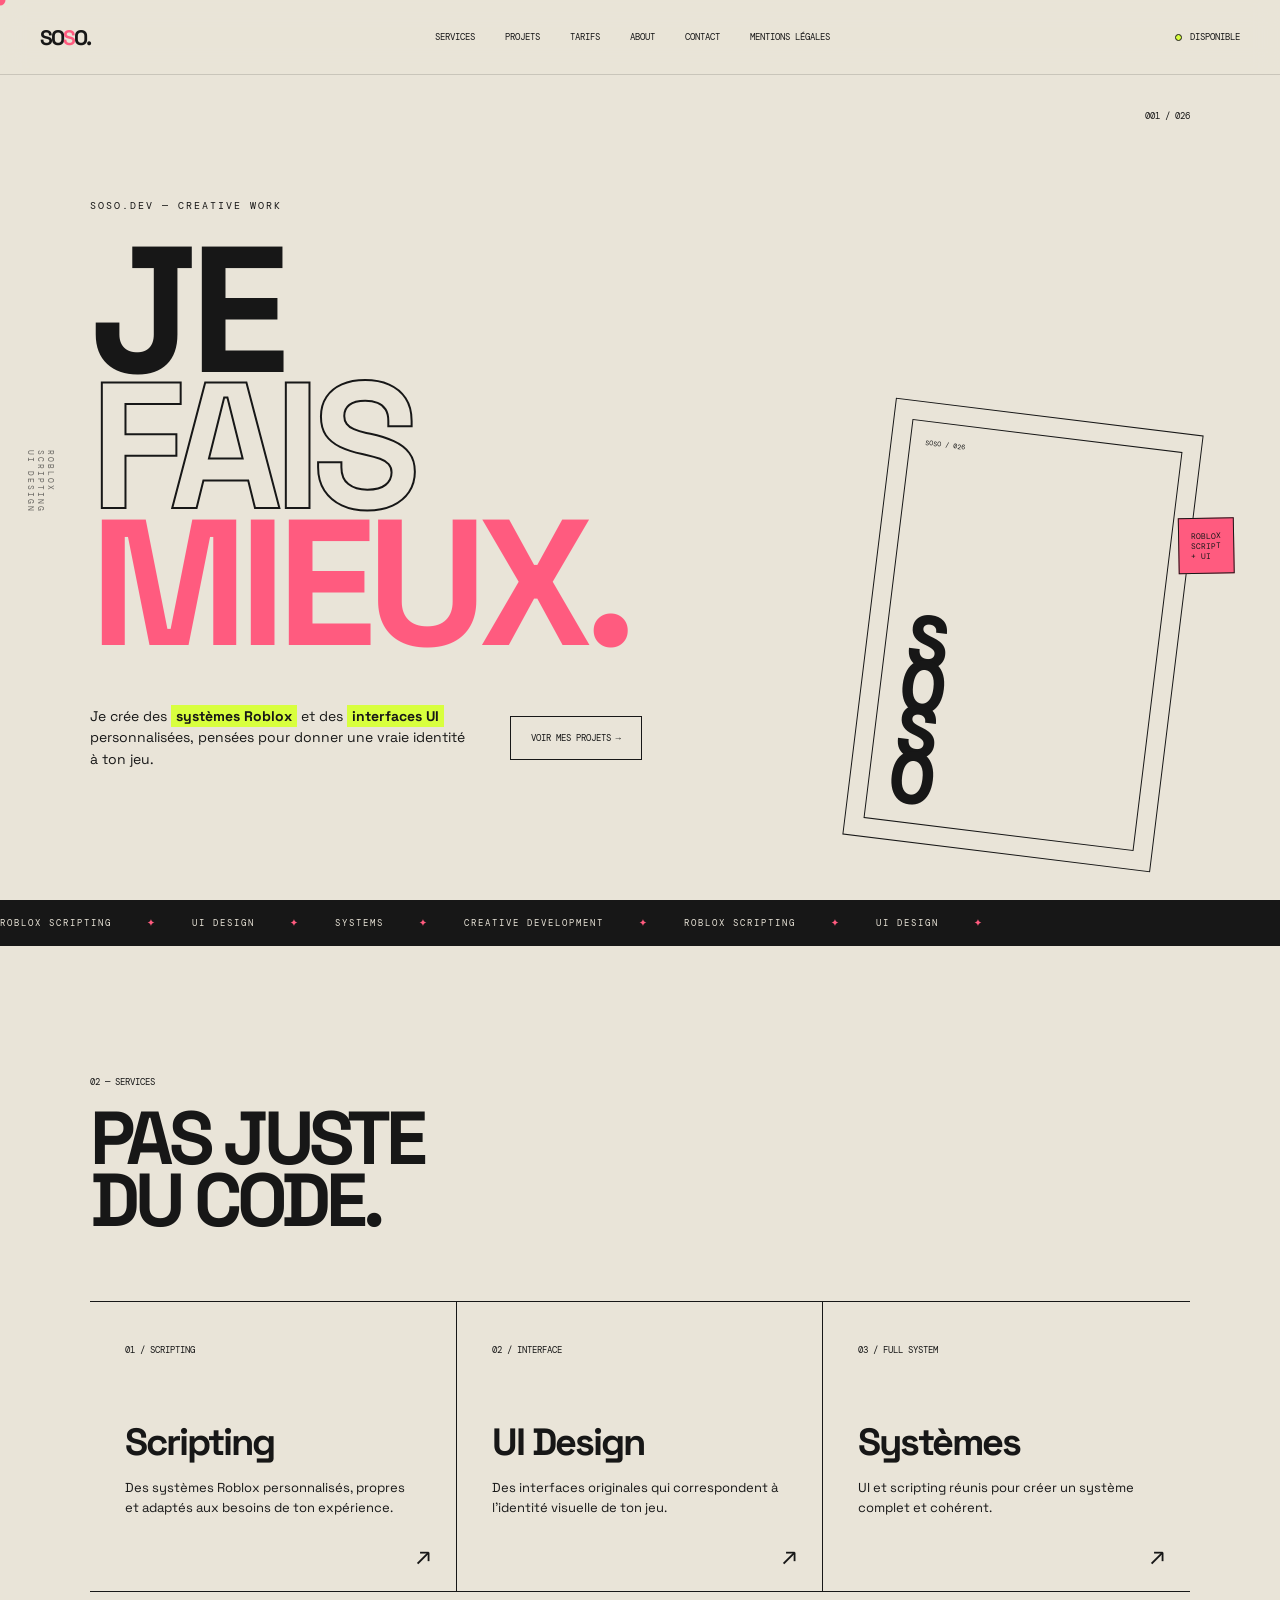
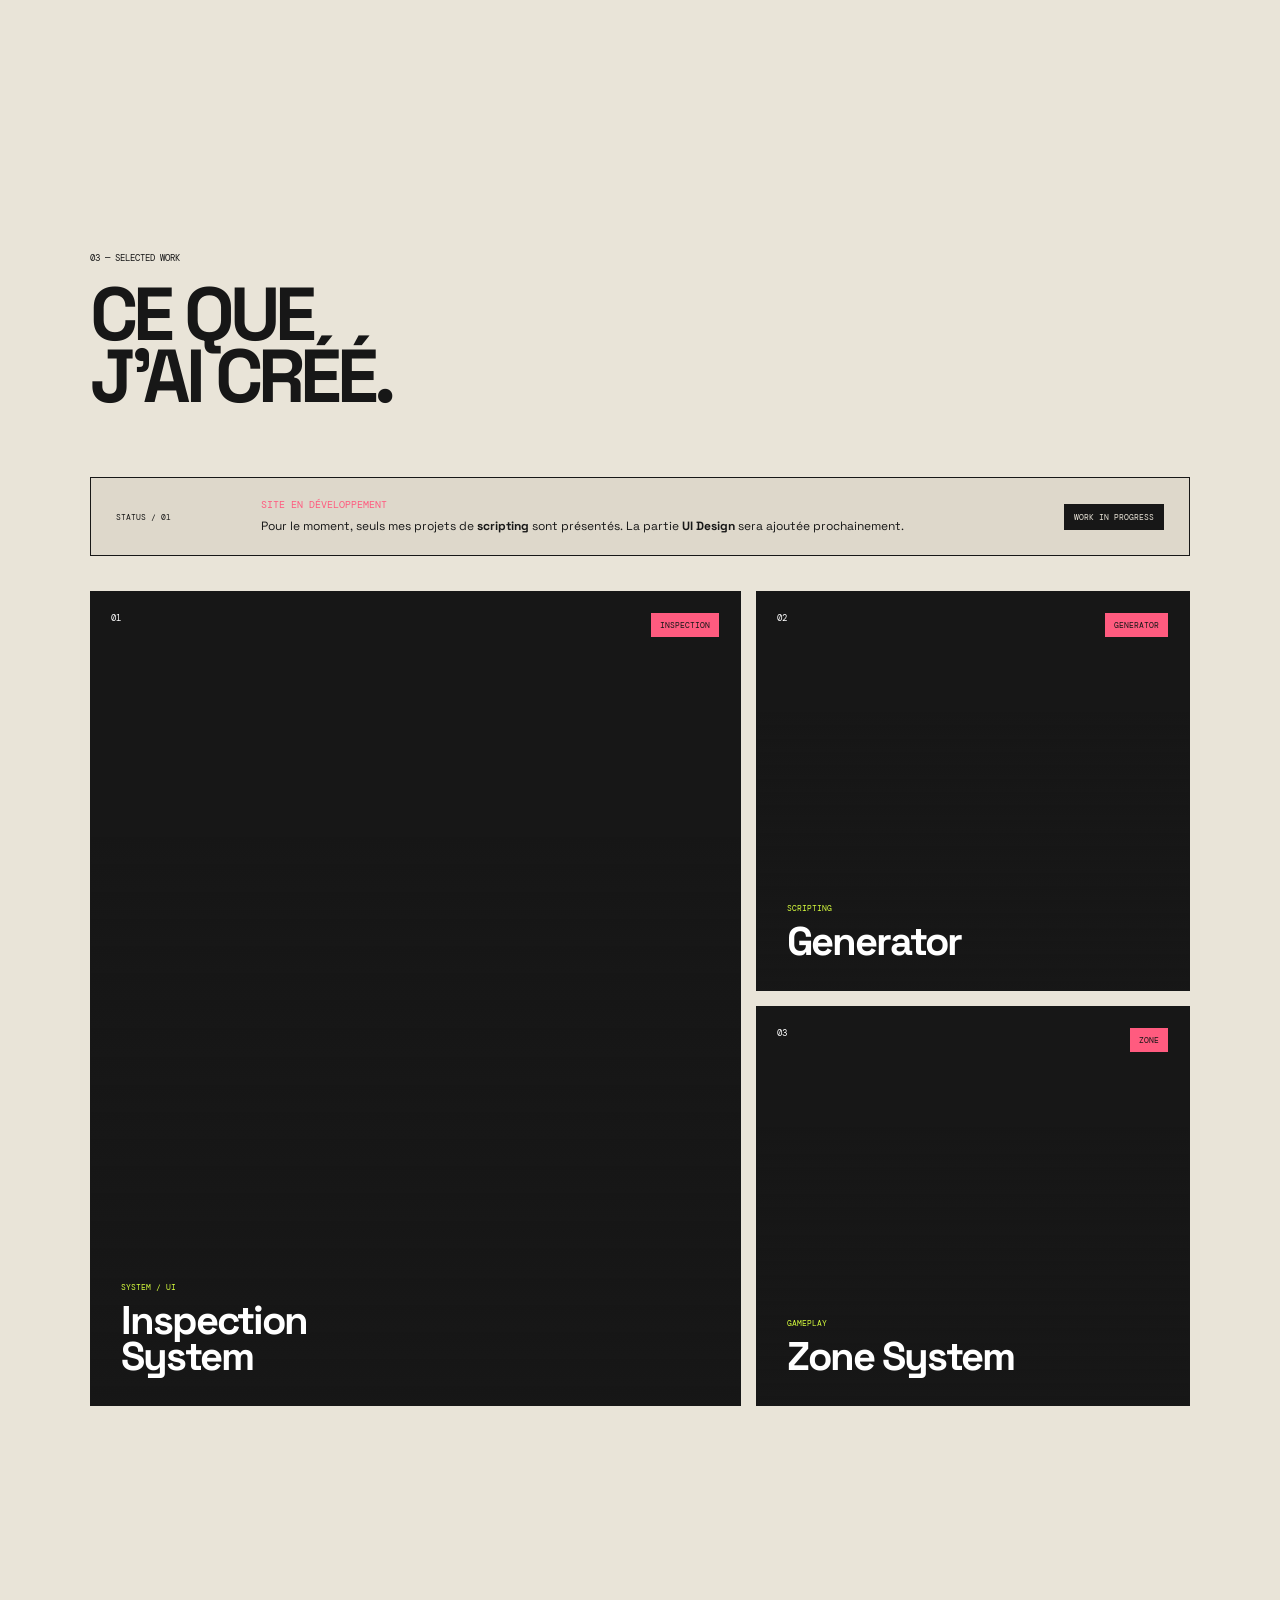
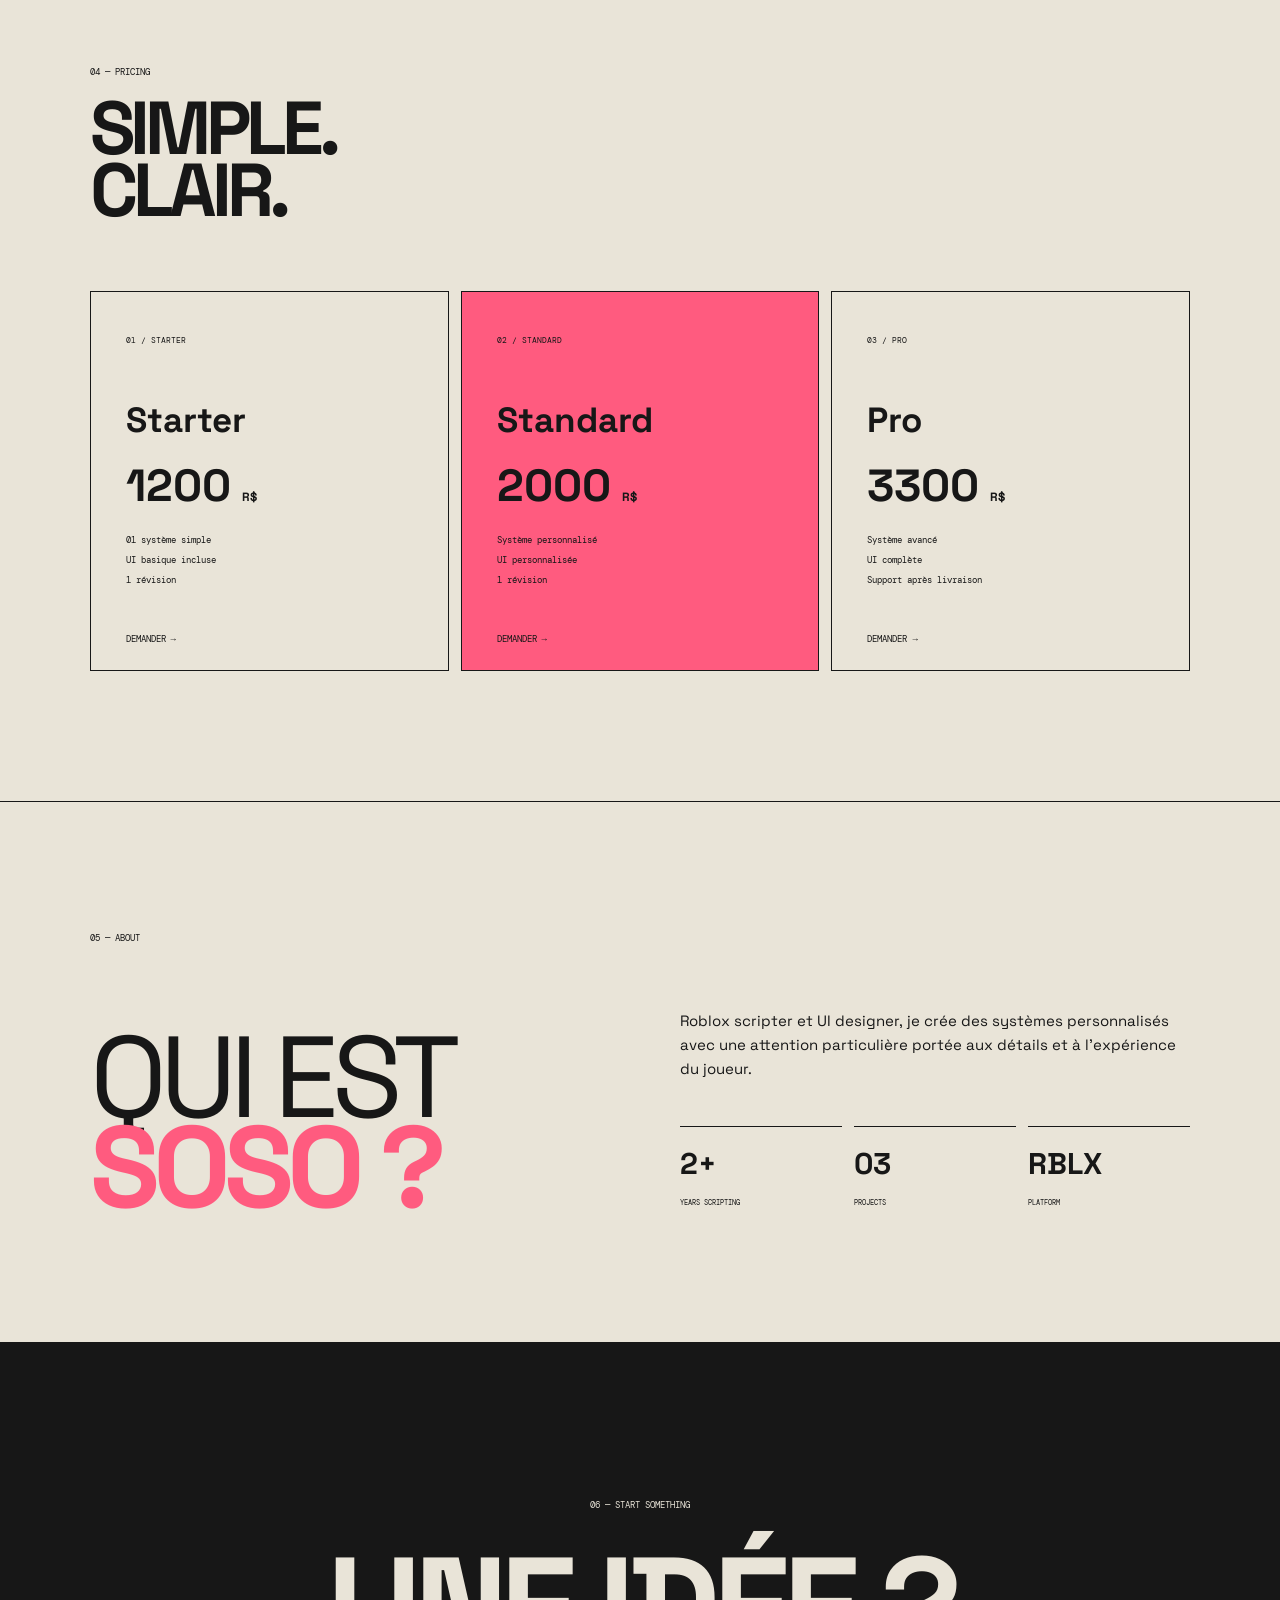
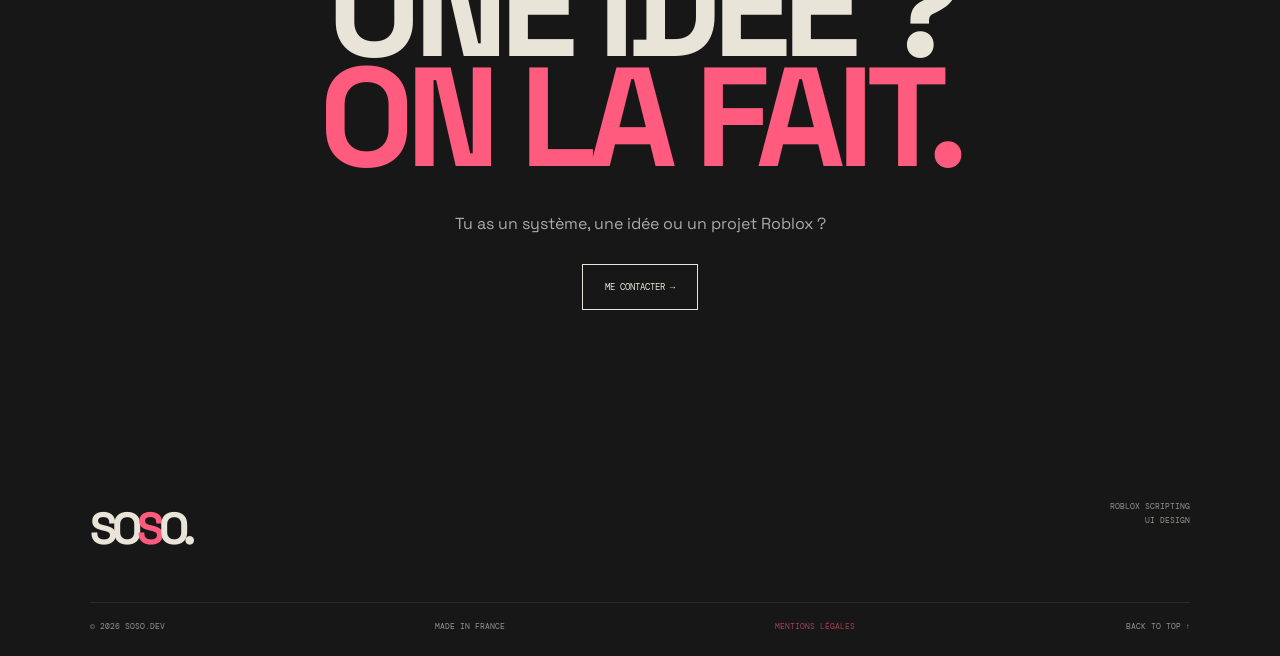
<file: index.html>
<!DOCTYPE html>
<html lang="fr">

<head>
    <meta charset="UTF-8">
    <meta name="viewport" content="width=device-width, initial-scale=1.0">

    <title>SOSO.DEV — Roblox Scripter & UI Designer</title>

    <link rel="stylesheet" href="./css/style.css">
</head>

<body>

    <div class="cursor"></div>
    <div class="cursor-label">VIEW</div>

    <header class="navbar">

        <a href="#" class="logo">
            SO<span>S</span>O.
        </a>

        <nav>
            <a href="#services">Services</a>
            <a href="#projects">Projets</a>
            <a href="#prices">Tarifs</a>
            <a href="#about">About</a>
            <a href="#contact">Contact</a>
            <a href="legal.html">Mentions légales</a>
        </nav>

        <div class="availability">
            <span></span>
            Disponible
        </div>

    </header>


    <main>

        <section class="hero reveal">

            <div class="hero-index">
                001 / 026
            </div>

            <div class="hero-side">
                ROBLOX<br>
                SCRIPTING<br>
                UI DESIGN
            </div>

            <div class="hero-content">

                <p class="eyebrow">
                    SOSO.DEV — CREATIVE WORK
                </p>

                <h1>
                    JE<br>
                    <span>FAIS</span><br>
                    <strong>MIEUX.</strong>
                </h1>

                <div class="hero-bottom">

                    <p>
                        Je crée des <b>systèmes Roblox</b> et des
                        <b>interfaces UI</b> personnalisées,
                        pensées pour donner une vraie identité
                        à ton jeu.
                    </p>

                    <a href="#projects" class="button">
                        VOIR MES PROJETS →
                    </a>

                </div>

            </div>

            <div class="hero-art">

                <div class="art-card">

                    <small>SOSO / 026</small>

                    <div>
                        S<br>
                        O<br>
                        S<br>
                        O
                    </div>

                </div>

                <div class="art-sticker">
                    ROBLOX<br>
                    SCRIPT<br>
                    + UI
                </div>

            </div>

        </section>


        <div class="marquee">

            <div class="marquee-track">

                <span>ROBLOX SCRIPTING</span>
                <b>✦</b>

                <span>UI DESIGN</span>
                <b>✦</b>

                <span>SYSTEMS</span>
                <b>✦</b>

                <span>CREATIVE DEVELOPMENT</span>
                <b>✦</b>

                <span>ROBLOX SCRIPTING</span>
                <b>✦</b>

                <span>UI DESIGN</span>
                <b>✦</b>

            </div>

        </div>


        <section class="section reveal" id="services">

            <div class="heading">

                <span>02 — SERVICES</span>

                <h2>
                    PAS JUSTE<br>
                    DU CODE.
                </h2>

            </div>


            <div class="services">

                <article class="service">

                    <small>01 / SCRIPTING</small>

                    <h3>Scripting</h3>

                    <p>
                        Des systèmes Roblox personnalisés,
                        propres et adaptés aux besoins
                        de ton expérience.
                    </p>

                    <i>↗</i>

                </article>


                <article class="service">

                    <small>02 / INTERFACE</small>

                    <h3>UI Design</h3>

                    <p>
                        Des interfaces originales qui
                        correspondent à l'identité visuelle
                        de ton jeu.
                    </p>

                    <i>↗</i>

                </article>


                <article class="service">

                    <small>03 / FULL SYSTEM</small>

                    <h3>Systèmes</h3>

                    <p>
                        UI et scripting réunis pour créer
                        un système complet et cohérent.
                    </p>

                    <i>↗</i>

                </article>

            </div>

        </section>


        <section class="section reveal" id="projects">

            <div class="heading">

                <span>03 — SELECTED WORK</span>

                <h2>
                    CE QUE<br>
                    J'AI CRÉÉ.
                </h2>

            </div>


            <div class="notice">

                <div class="notice-number">
                    STATUS / 01
                </div>

                <div>

                    <strong>SITE EN DÉVELOPPEMENT</strong>

                    <p>
                        Pour le moment, seuls mes projets de
                        <b>scripting</b> sont présentés.
                        La partie <b>UI Design</b> sera ajoutée prochainement.
                    </p>

                </div>

                <span class="notice-status">
                    WORK IN PROGRESS
                </span>

            </div>


            <div class="projects">

                <article class="project large">

                    <iframe
                        src="https://www.youtube.com/embed/fy6Cb7Sh9Ns?autoplay=1&mute=1&loop=1&playlist=fy6Cb7Sh9Ns&controls=0&rel=0"
                        title="Inspection System"
                        allow="autoplay; encrypted-media">
                    </iframe>

                    <div class="project-overlay"></div>

                    <div class="project-number">
                        01
                    </div>

                    <div class="project-info">

                        <small>SYSTEM / UI</small>

                        <h3>
                            Inspection<br>
                            System
                        </h3>

                    </div>

                    <div class="project-label">
                        INSPECTION
                    </div>

                </article>


                <article class="project">

                    <iframe
                        src="https://www.youtube.com/embed/eq5z1c823Oo?autoplay=1&mute=1&loop=1&playlist=eq5z1c823Oo&controls=0&rel=0"
                        title="Generator System"
                        allow="autoplay; encrypted-media">
                    </iframe>

                    <div class="project-overlay"></div>

                    <div class="project-number">
                        02
                    </div>

                    <div class="project-info">

                        <small>SCRIPTING</small>

                        <h3>
                            Generator
                        </h3>

                    </div>

                    <div class="project-label">
                        GENERATOR
                    </div>

                </article>


                <article class="project">

                    <iframe
                        src="https://www.youtube.com/embed/7OE9pQtIsA8?autoplay=1&mute=1&loop=1&playlist=7OE9pQtIsA8&controls=0&rel=0"
                        title="Zone System"
                        allow="autoplay; encrypted-media">
                    </iframe>

                    <div class="project-overlay"></div>

                    <div class="project-number">
                        03
                    </div>

                    <div class="project-info">

                        <small>GAMEPLAY</small>

                        <h3>
                            Zone System
                        </h3>

                    </div>

                    <div class="project-label">
                        ZONE
                    </div>

                </article>

            </div>

        </section>


        <section class="section reveal" id="prices">

            <div class="heading">

                <span>04 — PRICING</span>

                <h2>
                    SIMPLE.<br>
                    CLAIR.
                </h2>

            </div>


            <div class="prices">

                <article class="price">

                    <small>01 / STARTER</small>

                    <h3>Starter</h3>

                    <strong>
                        1200 <em>R$</em>
                    </strong>

                    <ul>
                        <li>01 système simple</li>
                        <li>UI basique incluse</li>
                        <li>1 révision</li>
                    </ul>

                    <a href="#contact">
                        DEMANDER →
                    </a>

                </article>


                <article class="price featured">

                    <small>02 / STANDARD</small>

                    <h3>Standard</h3>

                    <strong>
                        2000 <em>R$</em>
                    </strong>

                    <ul>
                        <li>Système personnalisé</li>
                        <li>UI personnalisée</li>
                        <li>1 révision</li>
                    </ul>

                    <a href="#contact">
                        DEMANDER →
                    </a>

                </article>


                <article class="price">

                    <small>03 / PRO</small>

                    <h3>Pro</h3>

                    <strong>
                        3300 <em>R$</em>
                    </strong>

                    <ul>
                        <li>Système avancé</li>
                        <li>UI complète</li>
                        <li>Support après livraison</li>
                    </ul>

                    <a href="#contact">
                        DEMANDER →
                    </a>

                </article>

            </div>

        </section>


        <section class="about reveal" id="about">

            <div class="about-label">
                05 — ABOUT
            </div>

            <div class="about-grid">

                <div class="about-title">

                    <span>
                        QUI EST
                    </span>

                    <strong>
                        SOSO ?
                    </strong>

                </div>


                <div class="about-content">

                    <p>
                        Roblox scripter et UI designer,
                        je crée des systèmes personnalisés
                        avec une attention particulière
                        portée aux détails et à l'expérience
                        du joueur.
                    </p>


                    <div class="stats">

                        <div>
                            <strong>2+</strong>
                            <span>YEARS SCRIPTING</span>
                        </div>

                        <div>
                            <strong>03</strong>
                            <span>PROJECTS</span>
                        </div>

                        <div>
                            <strong>RBLX</strong>
                            <span>PLATFORM</span>
                        </div>

                    </div>

                </div>

            </div>

        </section>


        <section class="contact reveal" id="contact">

            <span>
                06 — START SOMETHING
            </span>

            <h2>
                UNE IDÉE ?<br>
                <strong>ON LA FAIT.</strong>
            </h2>

            <p>
                Tu as un système, une idée ou un projet Roblox ?
            </p>

            <a href="https://discord.gg/jEDptdfp" target="_blank" rel="noopener">
                ME CONTACTER →
            </a>

        </section>

    </main>


    <footer>

        <div class="footer-top">

            <div class="footer-logo">
                SO<span>S</span>O.
            </div>

            <div>
                ROBLOX SCRIPTING<br>
                UI DESIGN
            </div>

        </div>


        <div class="footer-bottom">

            <span>
                © 2026 SOSO.DEV
            </span>

            <span>
                MADE IN FRANCE
            </span>

            <a href="legal.html">
                MENTIONS LÉGALES
            </a>

            <a href="#">
                BACK TO TOP ↑
            </a>

        </div>

    </footer>


    <script src="./js/main.js"></script>

</body>

</html>
</file>
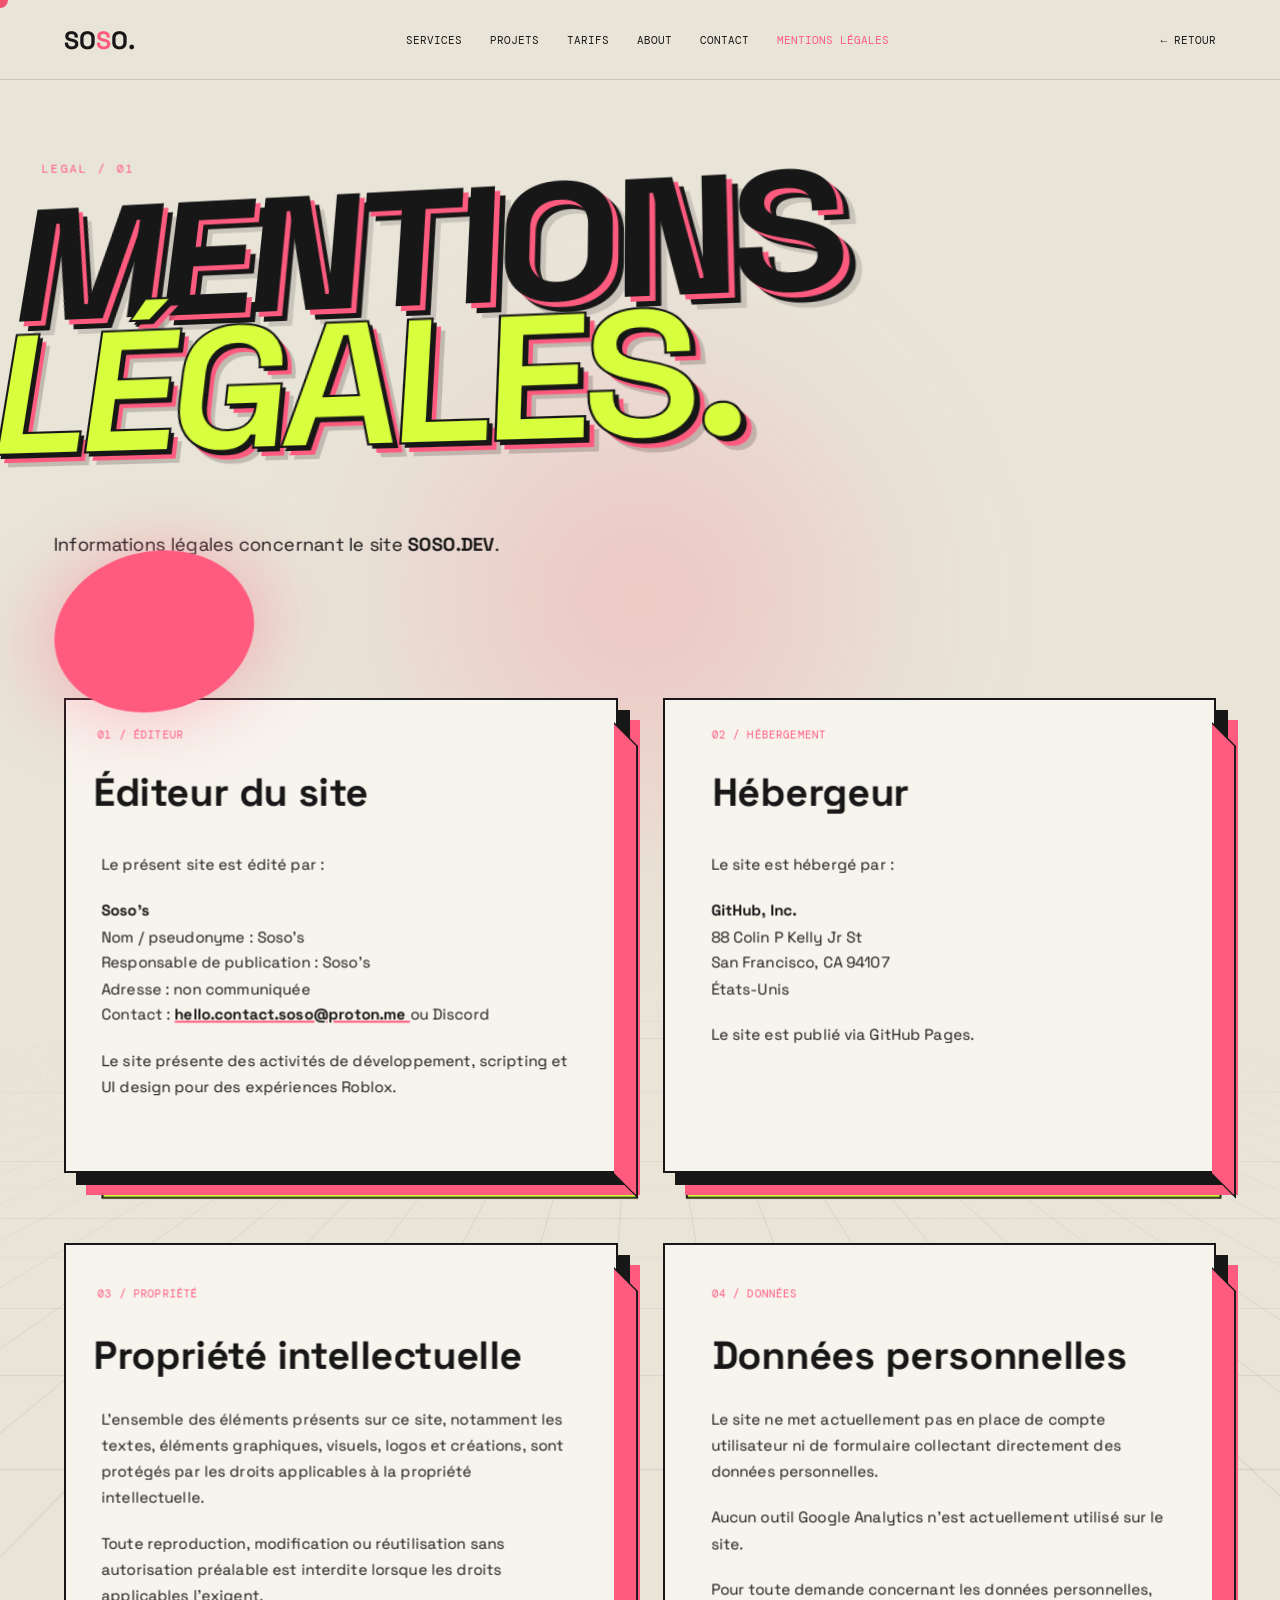
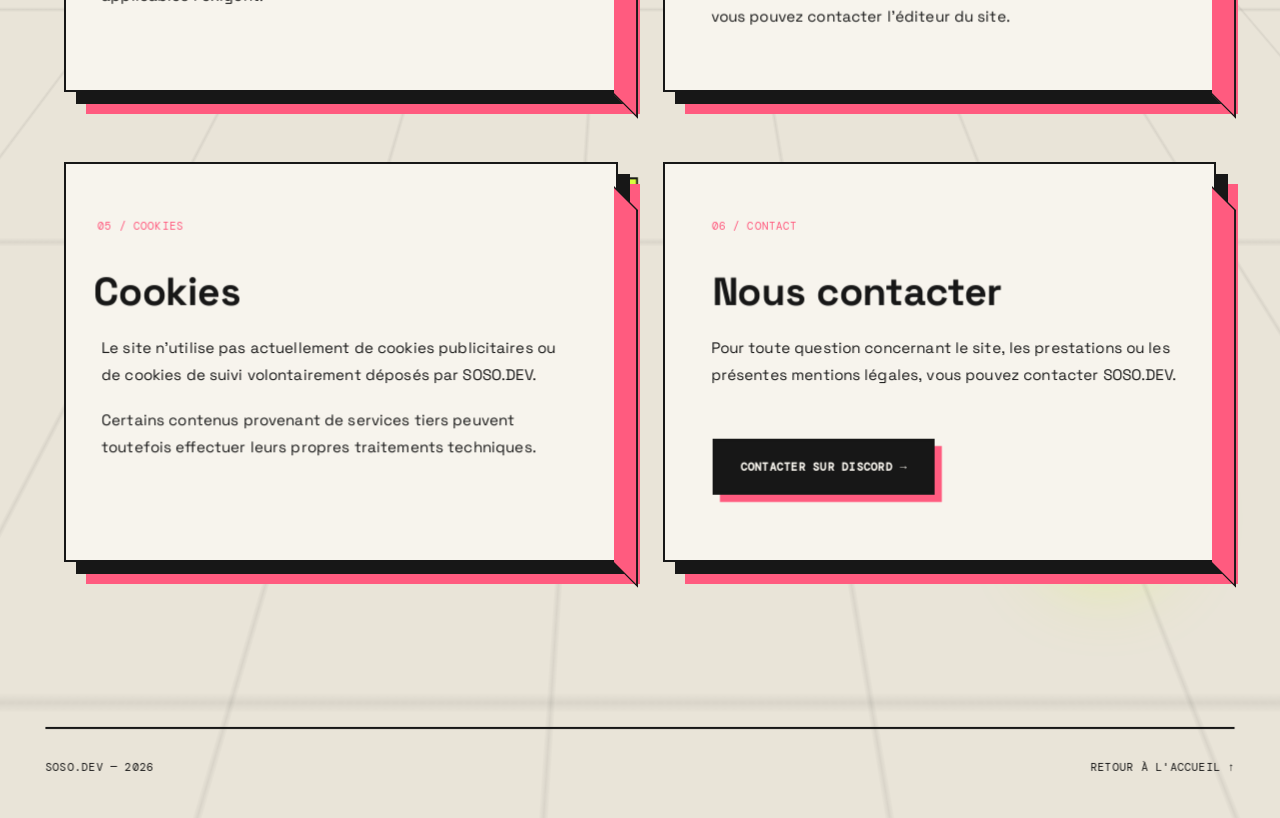
<file: legal.html>
<!DOCTYPE html>
<html lang="fr">

<head>
    <meta charset="UTF-8">
    <meta name="viewport" content="width=device-width, initial-scale=1.0">

    <title>Mentions légales — SOSO.DEV</title>

    <link rel="stylesheet" href="./css/legal.css">
</head>

<body>

    <!-- CURSEUR -->
    <div class="cursor"></div>
    <div class="cursor-label">VIEW</div>


    <!-- NAVBAR -->

    <header class="legal-header">

        <a href="index.html" class="legal-logo">
            SO<span>S</span>O.
        </a>

        <nav>
            <a href="index.html#services">Services</a>
            <a href="index.html#projects">Projets</a>
            <a href="index.html#prices">Tarifs</a>
            <a href="index.html#about">About</a>
            <a href="index.html#contact">Contact</a>
            <a href="legal.html" class="active">Mentions légales</a>
        </nav>

        <a href="index.html" class="back">
            ← RETOUR
        </a>

    </header>


    <!-- CONTENU -->

    <main class="legal-main">

        <div class="legal-intro">

            <span>LEGAL / 01</span>

            <h1>
                MENTIONS<br>
                <strong>LÉGALES.</strong>
            </h1>

            <p>
                Informations légales concernant le site
                <b>SOSO.DEV</b>.
            </p>

        </div>


        <div class="legal-grid">


            <!-- ÉDITEUR -->

            <section class="legal-card">

                <small>01 / ÉDITEUR</small>

                <h2>
                    Éditeur du site
                </h2>

                <p>
                    Le présent site est édité par :
                </p>

                <p>
                    <strong>Soso's</strong><br>
                    Nom / pseudonyme : Soso's<br>
                    Responsable de publication : Soso's<br>
                    Adresse : non communiquée<br>
                    Contact :
                    <a href="mailto:hello.contact.soso@proton.me">
                        hello.contact.soso@proton.me
                    </a>
                    ou Discord
                </p>

                <p>
                    Le site présente des activités de
                    développement, scripting et UI design
                    pour des expériences Roblox.
                </p>

            </section>


            <!-- HÉBERGEMENT -->

            <section class="legal-card">

                <small>02 / HÉBERGEMENT</small>

                <h2>
                    Hébergeur
                </h2>

                <p>
                    Le site est hébergé par :
                </p>

                <p>
                    <strong>GitHub, Inc.</strong><br>
                    88 Colin P Kelly Jr St<br>
                    San Francisco, CA 94107<br>
                    États-Unis
                </p>

                <p>
                    Le site est publié via GitHub Pages.
                </p>

            </section>


            <!-- PROPRIÉTÉ -->

            <section class="legal-card">

                <small>03 / PROPRIÉTÉ</small>

                <h2>
                    Propriété intellectuelle
                </h2>

                <p>
                    L'ensemble des éléments présents sur
                    ce site, notamment les textes, éléments
                    graphiques, visuels, logos et créations,
                    sont protégés par les droits applicables
                    à la propriété intellectuelle.
                </p>

                <p>
                    Toute reproduction, modification ou
                    réutilisation sans autorisation préalable
                    est interdite lorsque les droits applicables
                    l'exigent.
                </p>

            </section>


            <!-- DONNÉES -->

            <section class="legal-card">

                <small>04 / DONNÉES</small>

                <h2>
                    Données personnelles
                </h2>

                <p>
                    Le site ne met actuellement pas en place
                    de compte utilisateur ni de formulaire
                    collectant directement des données
                    personnelles.
                </p>

                <p>
                    Aucun outil Google Analytics n'est
                    actuellement utilisé sur le site.
                </p>

                <p>
                    Pour toute demande concernant les données
                    personnelles, vous pouvez contacter
                    l'éditeur du site.
                </p>

            </section>


            <!-- COOKIES -->

            <section class="legal-card">

                <small>05 / COOKIES</small>

                <h2>
                    Cookies
                </h2>

                <p>
                    Le site n'utilise pas actuellement de
                    cookies publicitaires ou de cookies de
                    suivi volontairement déposés par SOSO.DEV.
                </p>

                <p>
                    Certains contenus provenant de services
                    tiers peuvent toutefois effectuer leurs
                    propres traitements techniques.
                </p>

            </section>


            <!-- CONTACT -->

            <section class="legal-card">

                <small>06 / CONTACT</small>

                <h2>
                    Nous contacter
                </h2>

                <p>
                    Pour toute question concernant le site,
                    les prestations ou les présentes mentions
                    légales, vous pouvez contacter SOSO.DEV.
                </p>

                <a
                    href="https://discord.gg/jEDptdfp"
                    target="_blank"
                    rel="noopener"
                    class="legal-button"
                >
                    CONTACTER SUR DISCORD →
                </a>

            </section>

        </div>


        <div class="legal-bottom">

            <span>
                SOSO.DEV — 2026
            </span>

            <a href="index.html">
                RETOUR À L'ACCUEIL ↑
            </a>

        </div>

    </main>


    <!-- CURSEUR : SCRIPT INDÉPENDANT -->

    <script>

        const cursor = document.querySelector(".cursor");
        const cursorLabel = document.querySelector(".cursor-label");

        document.addEventListener("mousemove", function(event) {

            cursor.style.left = event.clientX + "px";
            cursor.style.top = event.clientY + "px";

            cursorLabel.style.left = event.clientX + "px";
            cursorLabel.style.top = event.clientY + "px";

        });


        const clickableElements = document.querySelectorAll(
            "a, button"
        );


        clickableElements.forEach(function(element) {

            element.addEventListener("mouseenter", function() {

                cursor.style.transform =
                    "translate(-50%, -50%) scale(1.8)";

                cursorLabel.style.opacity = "1";

            });


            element.addEventListener("mouseleave", function() {

                cursor.style.transform =
                    "translate(-50%, -50%) scale(1)";

                cursorLabel.style.opacity = "0";

            });

        });

    </script>

</body>

</html>
</file>
<file: css/style.css>
@import url('https://fonts.googleapis.com/css2?family=DM+Mono:wght@400;500&family=Space+Grotesk:wght@400;500;600;700&display=swap');

:root {
    --bg: #e9e4d8;
    --black: #171717;
    --pink: #ff5b7f;
    --acid: #d8ff3e;
}

* {
    box-sizing: border-box;
    margin: 0;
    padding: 0;
}

html {
    scroll-behavior: smooth;
}

body {
    background: var(--bg);
    color: var(--black);
    font-family: "Space Grotesk", sans-serif;
    overflow-x: hidden;
}

a {
    color: inherit;
}

body,
a {
    cursor: none;
}


/* CURSOR */

.cursor {
    position: fixed;
    top: 0;
    left: 0;

    width: 11px;
    height: 11px;

    background: var(--pink);
    border-radius: 50%;

    pointer-events: none;
    z-index: 9999;

    transform: translate(-50%, -50%);

    transition:
        width .2s ease,
        height .2s ease,
        background .2s ease;
}

.cursor.big {
    width: 42px;
    height: 42px;
    background: var(--acid);
    mix-blend-mode: multiply;
}

.cursor-label {
    position: fixed;

    top: 0;
    left: 0;

    z-index: 10000;
    pointer-events: none;

    font: 8px "DM Mono", monospace;

    opacity: 0;

    transform: translate(-50%, -50%);
}

body.cursor-project .cursor-label {
    opacity: 1;
}


/* NAVBAR */

.navbar {
    position: fixed;
    z-index: 1000;

    top: 0;
    left: 0;

    width: 100%;
    height: 75px;

    padding: 0 40px;

    display: flex;
    align-items: center;
    justify-content: space-between;

    background: rgba(233,228,216,.9);
    backdrop-filter: blur(12px);

    border-bottom: 1px solid rgba(23,23,23,.15);
}

.logo {
    text-decoration: none;

    font-size: 21px;
    font-weight: 700;
    letter-spacing: -2px;
}

.logo span {
    color: var(--pink);
}

.navbar nav {
    display: flex;
    gap: 30px;
}

.navbar nav a {
    text-decoration: none;

    font: 9px "DM Mono", monospace;
    text-transform: uppercase;

    transition: .2s;
}

.navbar nav a:hover {
    color: var(--pink);
}

.availability {
    display: flex;
    align-items: center;
    gap: 8px;

    font: 9px "DM Mono", monospace;
    text-transform: uppercase;
}

.availability span {
    width: 7px;
    height: 7px;

    background: var(--acid);

    border: 1px solid var(--black);
    border-radius: 50%;

    animation: pulse 1.7s infinite;
}

@keyframes pulse {
    50% {
        transform: scale(.5);
        opacity: .5;
    }
}


/* HERO */

.hero {
    min-height: 100vh;

    padding: 150px 7% 80px;

    position: relative;

    display: flex;
    align-items: center;

    overflow: hidden;
}

.hero-index {
    position: absolute;

    top: 110px;
    right: 7%;

    font: 9px "DM Mono", monospace;
}

.hero-side {
    position: absolute;

    left: 2%;
    top: 50%;

    writing-mode: vertical-rl;

    font: 8px "DM Mono", monospace;
    letter-spacing: 2px;

    opacity: .6;
}

.hero-content {
    position: relative;
    z-index: 2;
}

.eyebrow {
    margin-bottom: 30px;

    font: 10px "DM Mono", monospace;
    letter-spacing: 2px;
}

.hero h1 {
    font-size: clamp(90px, 14vw, 190px);

    line-height: .76;

    letter-spacing: -9px;
}

.hero h1 span {
    color: transparent;

    -webkit-text-stroke: 2px var(--black);
}

.hero h1 strong {
    color: var(--pink);
}

.hero-bottom {
    margin-top: 55px;

    display: flex;
    align-items: center;

    gap: 40px;
}

.hero-bottom p {
    max-width: 380px;

    font-size: 14px;
    line-height: 1.55;
}

.hero-bottom b {
    background: var(--acid);
    padding: 2px 5px;
}

.button {
    display: inline-block;

    padding: 15px 20px;

    border: 1px solid var(--black);

    text-decoration: none;

    font: 9px "DM Mono", monospace;

    transition: .25s;
}

.button:hover {
    background: var(--black);
    color: var(--bg);

    transform: translateX(5px);
}


/* HERO ART */

.hero-art {
    position: absolute;

    right: 8%;
    bottom: 5%;

    width: 310px;
    height: 440px;

    border: 1px solid var(--black);

    transform: rotate(7deg);

    animation: float 5s ease-in-out infinite;
}

@keyframes float {
    50% {
        transform: rotate(4deg) translateY(-14px);
    }
}

.art-card {
    position: absolute;

    inset: 18px;

    border: 1px solid var(--black);

    padding: 15px;

    font: 8px "DM Mono", monospace;
}

.art-card div {
    position: absolute;

    left: 20px;
    bottom: 20px;

    font-size: 70px;

    line-height: .65;
    font-weight: 700;
}

.art-sticker {
    position: absolute;

    right: -45px;
    top: 80px;

    padding: 12px;

    background: var(--pink);

    border: 1px solid var(--black);

    font: 8px "DM Mono", monospace;

    transform: rotate(-8deg);
}


/* MARQUEE */

.marquee {
    overflow: hidden;

    background: var(--black);
    color: var(--bg);

    padding: 17px 0;
}

.marquee-track {
    width: max-content;

    display: flex;
    gap: 35px;

    font: 9px "DM Mono", monospace;
    letter-spacing: 2px;

    animation: marquee 22s linear infinite;
}

.marquee b {
    color: var(--pink);
}

@keyframes marquee {
    to {
        transform: translateX(-50%);
    }
}


/* GENERAL SECTIONS */

.section {
    padding: 130px 7%;
}

.heading {
    margin-bottom: 70px;
}

.heading span {
    display: block;

    margin-bottom: 20px;

    font: 9px "DM Mono", monospace;
}

.heading h2 {
    font-size: 75px;

    line-height: .82;

    letter-spacing: -5px;
}


/* SERVICES */

.services {
    display: grid;

    grid-template-columns: repeat(3, 1fr);

    border-top: 1px solid var(--black);
}

.service {
    min-height: 290px;

    padding: 35px;

    position: relative;

    border-right: 1px solid var(--black);
    border-bottom: 1px solid var(--black);

    transition: .3s;
}

.service:last-child {
    border-right: 0;
}

.service:hover {
    background: var(--acid);

    transform: translateY(-7px);
}

.service small {
    font: 9px "DM Mono", monospace;
}

.service h3 {
    margin-top: 60px;

    font-size: 38px;

    letter-spacing: -2px;
}

.service p {
    max-width: 310px;

    margin-top: 12px;

    font-size: 13px;
    line-height: 1.5;
}

.service i {
    position: absolute;

    right: 25px;
    bottom: 20px;

    font-size: 25px;
    font-style: normal;
}


/* DEVELOPMENT NOTICE */

.notice {
    margin-bottom: 35px;

    padding: 20px 25px;

    display: grid;

    grid-template-columns: 120px 1fr auto;

    align-items: center;

    gap: 25px;

    border: 1px solid var(--black);

    background: #ded8cb;
}

.notice-number {
    font: 8px "DM Mono", monospace;
}

.notice strong {
    display: block;

    margin-bottom: 7px;

    color: var(--pink);

    font: 10px "DM Mono", monospace;
}

.notice p {
    font-size: 12px;
    line-height: 1.45;
}

.notice-status {
    padding: 8px 10px;

    background: var(--black);
    color: var(--bg);

    font: 8px "DM Mono", monospace;

    white-space: nowrap;
}


/* PROJECTS */

.projects {
    display: grid;

    grid-template-columns: 1.5fr 1fr;

    gap: 15px;
}

.project {
    position: relative;

    min-height: 400px;

    overflow: hidden;

    background: var(--black);

    border: 1px solid var(--black);

    transition: .4s;
}

.project.large {
    min-height: 815px;

    grid-row: span 2;
}

.project:hover {
    transform: translateY(-8px);
}

.project iframe {
    position: absolute;

    inset: 0;

    width: 100%;
    height: 100%;

    border: 0;

    transform: scale(1.01);
}

.project-overlay {
    position: absolute;

    inset: 0;

    background: linear-gradient(
        to bottom,
        transparent 30%,
        rgba(23,23,23,.9)
    );

    pointer-events: none;
}

.project-number {
    position: absolute;

    top: 20px;
    left: 20px;

    color: white;

    font: 9px "DM Mono", monospace;
}

.project-info {
    position: absolute;

    left: 30px;
    bottom: 30px;

    color: white;

    z-index: 2;
}

.project-info small {
    color: var(--acid);

    font: 8px "DM Mono", monospace;
}

.project-info h3 {
    margin-top: 8px;

    font-size: 40px;

    line-height: .9;

    letter-spacing: -2px;
}

.project-label {
    position: absolute;

    top: 20px;
    right: 20px;

    padding: 7px 9px;

    background: var(--pink);

    border: 1px solid var(--black);

    font: 8px "DM Mono", monospace;

    z-index: 3;
}


/* PRICES */

.prices {
    display: grid;

    grid-template-columns: repeat(3, 1fr);

    gap: 12px;
}

.price {
    min-height: 380px;

    padding: 35px;

    position: relative;

    border: 1px solid var(--black);

    transition: .3s;
}

.price:hover {
    transform: translateY(-7px);

    background: var(--acid);
}

.price.featured {
    background: var(--pink);
}

.price small {
    font: 8px "DM Mono", monospace;
}

.price h3 {
    margin-top: 50px;

    font-size: 35px;
}

.price strong {
    display: block;

    margin-top: 15px;

    font-size: 45px;
}

.price em {
    font-size: 12px;
    font-style: normal;
}

.price ul {
    margin-top: 20px;

    list-style: none;
}

.price li {
    margin-top: 8px;

    font: 9px "DM Mono", monospace;
}

.price a {
    position: absolute;

    left: 35px;
    bottom: 25px;

    text-decoration: none;

    font: 9px "DM Mono", monospace;
}


/* ABOUT */

.about {
    padding: 130px 7%;

    border-top: 1px solid var(--black);
}

.about-label {
    margin-bottom: 65px;

    font: 9px "DM Mono", monospace;
}

.about-grid {
    display: grid;

    grid-template-columns: 1fr 1fr;

    gap: 80px;

    align-items: end;
}

.about-title {
    display: flex;

    flex-direction: column;

    font-size: clamp(65px, 9vw, 125px);

    line-height: .78;

    letter-spacing: -7px;
}

.about-title strong {
    color: var(--pink);
}

.about-content {
    max-width: 520px;

    font-size: 15px;
    line-height: 1.6;
}

.stats {
    display: grid;

    grid-template-columns: repeat(3, 1fr);

    gap: 12px;

    margin-top: 45px;
}

.stats div {
    padding-top: 13px;

    border-top: 1px solid var(--black);
}

.stats strong {
    display: block;

    font-size: 30px;
}

.stats span {
    font: 7px "DM Mono", monospace;
}


/* CONTACT */

.contact {
    padding: 150px 7%;

    text-align: center;

    background: var(--black);

    color: var(--bg);
}

.contact > span {
    font: 9px "DM Mono", monospace;
}

.contact h2 {
    margin: 40px 0;

    font-size: clamp(70px, 11vw, 160px);

    line-height: .78;

    letter-spacing: -8px;
}

.contact h2 strong {
    color: var(--pink);
}

.contact p {
    margin-bottom: 30px;

    color: #aaa;
}

.contact a {
    display: inline-block;

    padding: 16px 22px;

    border: 1px solid var(--bg);

    color: var(--bg);

    text-decoration: none;

    font: 9px "DM Mono", monospace;

    transition: .25s;
}

.contact a:hover {
    background: var(--bg);

    color: var(--black);
}


 /* FOOTER */

footer {
    padding: 40px 7% 25px;
    background: var(--black);
    color: var(--bg);
}

.footer-top {
    display: flex;
    justify-content: space-between;
    align-items: flex-start;
    padding-bottom: 45px;
}

.footer-logo {
    font-size: 45px;
    font-weight: 700;
    letter-spacing: -5px;
}

.footer-logo span {
    color: var(--pink);
}

.footer-top div:last-child {
    font: 8px "DM Mono", monospace;
    line-height: 1.7;
    text-align: right;
    opacity: .6;
}

.footer-bottom {
    display: flex;
    justify-content: space-between;
    align-items: center;
    gap: 25px;

    padding-top: 18px;

    border-top: 1px solid rgba(233,228,216,.15);

    font: 8px "DM Mono", monospace;
    opacity: .6;
}

.footer-bottom a {
    color: var(--bg);
    text-decoration: none;
    transition: .2s;
}

.footer-bottom a:hover {
    color: var(--pink);
}

.footer-bottom a[href="legal.html"] {
    color: var(--pink);
}

.footer-bottom a[href="legal.html"]:hover {
    color: var(--acid);
}


/* FOOTER MOBILE */

@media (max-width: 800px) {

    footer {
        padding: 35px 25px 20px;
    }

    .footer-top {
        padding-bottom: 35px;
    }

    .footer-logo {
        font-size: 35px;
    }

    .footer-bottom {
        flex-wrap: wrap;
        gap: 15px;
    }
}

/* SCROLL REVEAL */

.reveal {
    opacity: 0;

    transform: translateY(45px);

    transition:
        opacity .8s ease,
        transform .8s cubic-bezier(.2,.7,.2,1);
}

.reveal.visible {
    opacity: 1;

    transform: translateY(0);
}


/* MOBILE */

@media (max-width: 800px) {

    body,
    a {
        cursor: auto;
    }

    .cursor,
    .cursor-label {
        display: none;
    }

    .navbar {
        height: 65px;

        padding: 0 20px;
    }

    .navbar nav {
        display: none;
    }

    .availability {
        font-size: 7px;
    }

    .hero {
        min-height: 100svh;

        padding: 120px 25px 60px;
    }

    .hero-index {
        top: 90px;

        right: 25px;
    }

    .hero-side {
        display: none;
    }

    .hero h1 {
        font-size: 22vw;

        letter-spacing: -5px;
    }

    .hero-bottom {
        display: block;

        margin-top: 40px;
    }

    .hero-bottom p {
        max-width: 90%;

        margin-bottom: 25px;

        font-size: 12px;
    }

    .hero-art {
        width: 170px;
        height: 240px;

        right: -65px;
        bottom: 40px;

        opacity: .25;
    }

    .art-card div {
        font-size: 45px;
    }

    .section {
        padding: 90px 25px;
    }

    .heading {
        margin-bottom: 45px;
    }

    .heading h2 {
        font-size: 48px;

        letter-spacing: -3px;
    }

    .services {
        grid-template-columns: 1fr;
    }

    .service {
        min-height: 240px;

        border-right: 0;
    }

    .service h3 {
        margin-top: 45px;

        font-size: 32px;
    }

    .notice {
        display: block;

        padding: 20px;
    }

    .notice > div:nth-child(2) {
        margin-top: 17px;
    }

    .notice-status {
        display: inline-block;

        margin-top: 17px;
    }

    .projects {
        grid-template-columns: 1fr;

        gap: 12px;
    }

    .project,
    .project.large {
        min-height: 380px;

        grid-row: auto;
    }

    .project-info h3 {
        font-size: 32px;
    }

    .prices {
        grid-template-columns: 1fr;
    }

    .price {
        min-height: 350px;
    }

    .about {
        padding: 90px 25px;
    }

    .about-grid {
        grid-template-columns: 1fr;

        gap: 50px;
    }

    .about-title {
        font-size: 62px;

        letter-spacing: -4px;
    }

    .about-content {
        font-size: 13px;
    }

    .stats {
        gap: 8px;
    }

    .stats strong {
        font-size: 25px;
    }

    .stats span {
        font-size: 6px;
    }

    .contact {
        padding: 110px 25px;
    }

    .contact h2 {
        font-size: 17vw;

        letter-spacing: -4px;
    }

    footer {
        padding: 35px 25px 20px;
    }

    .footer-top {
        padding-bottom: 35px;
    }

    .footer-logo {
        font-size: 35px;
    }

    .footer-bottom {
        flex-wrap: wrap;

        gap: 15px;
    }
}
</file>
<file: css/legal.css>
/* ========================================
   SOSO.DEV — LEGAL PAGE
   3D EXPERIENCE
======================================== */

@import url('https://fonts.googleapis.com/css2?family=DM+Mono:wght@400;500&family=Space+Grotesk:wght@400;500;600;700&display=swap');


/* ========================================
   BASE
======================================== */

:root {
    --bg: #e9e4d8;
    --black: #171717;
    --pink: #ff5b7f;
    --acid: #d8ff3e;
    --white: #f7f4ed;
}

* {
    box-sizing: border-box;
    margin: 0;
    padding: 0;
}

html {
    scroll-behavior: smooth;
}

body {
    background: var(--bg);
    color: var(--black);
    font-family: "Space Grotesk", sans-serif;
    overflow-x: hidden;
    perspective: 1600px;
}


/* ========================================
   3D WORLD
======================================== */

body::before {
    content: "";
    position: fixed;
    inset: -50%;
    z-index: -5;

    background:
        linear-gradient(
            90deg,
            rgba(23,23,23,.07) 1px,
            transparent 1px
        ),
        linear-gradient(
            rgba(23,23,23,.07) 1px,
            transparent 1px
        );

    background-size: 70px 70px;

    transform:
        perspective(900px)
        rotateX(62deg)
        translateY(20%);

    transform-origin: center;
}


/* profondeur lumineuse */

body::after {
    content: "";
    position: fixed;
    width: 800px;
    height: 800px;

    top: 20%;
    left: 50%;

    transform:
        translate(-50%, -50%)
        translateZ(-300px);

    background:
        radial-gradient(
            circle,
            rgba(255,91,127,.25),
            transparent 65%
        );

    filter: blur(80px);
    pointer-events: none;
    z-index: -4;
}


/* ========================================
   FLOATING 3D LIGHTS
======================================== */

.legal-main::before,
.legal-main::after {
    content: "";
    position: fixed;

    width: 180px;
    height: 180px;

    border-radius: 50%;

    pointer-events: none;
    z-index: -1;

    animation: floating 7s ease-in-out infinite;
}

.legal-main::before {
    top: 22%;
    left: 4%;

    background: var(--pink);

    box-shadow:
        0 0 80px rgba(255,91,127,.45);

    transform:
        translateZ(150px)
        rotateX(20deg);
}

.legal-main::after {
    right: 4%;
    bottom: 10%;

    width: 130px;
    height: 130px;

    background: var(--acid);

    box-shadow:
        0 0 70px rgba(216,255,62,.35);

    animation-delay: -3s;
}

@keyframes floating {

    0%,
    100% {
        transform:
            translateY(0)
            translateZ(100px)
            rotate(0deg);
    }

    50% {
        transform:
            translateY(-45px)
            translateZ(180px)
            rotate(12deg);
    }
}


/* ========================================
   HEADER
======================================== */

.legal-header {
    position: sticky;
    top: 0;

    width: 100%;
    height: 80px;

    display: flex;
    align-items: center;
    justify-content: space-between;

    padding: 0 5vw;

    background: rgba(233,228,216,.78);
    backdrop-filter: blur(18px);

    border-bottom: 1px solid rgba(23,23,23,.15);

    z-index: 100;

    transform-style: preserve-3d;
}


/* logo */

.legal-logo {
    font-size: 25px;
    font-weight: 700;
    color: var(--black);
    text-decoration: none;

    transform: translateZ(35px);
}

.legal-logo span {
    color: var(--pink);
}


/* navigation */

.legal-header nav {
    display: flex;
    gap: 28px;
}

.legal-header nav a,
.back {
    color: var(--black);
    text-decoration: none;

    font-family: "DM Mono", monospace;
    font-size: 11px;
    text-transform: uppercase;

    transition:
        transform .25s ease,
        color .25s ease;
}

.legal-header nav a:hover,
.back:hover {
    color: var(--pink);
    transform:
        translateY(-3px)
        translateZ(20px);
}

.legal-header .active {
    color: var(--pink);
}


/* ========================================
   MAIN
======================================== */

.legal-main {
    width: min(1400px, 90%);
    margin: auto;

    padding: 120px 0 80px;

    transform-style: preserve-3d;
}


/* ========================================
   INTRO 3D
======================================== */

.legal-intro {
    position: relative;

    margin-bottom: 120px;

    transform-style: preserve-3d;
}

.legal-intro span {
    display: block;

    margin-bottom: 20px;

    font-family: "DM Mono", monospace;
    font-size: 12px;
    letter-spacing: 2px;

    color: var(--pink);

    transform: translateZ(60px);
}

.legal-intro h1 {
    position: relative;

    font-size: clamp(70px, 13vw, 190px);
    line-height: .78;
    letter-spacing: -8px;

    font-weight: 700;

    transform:
        perspective(900px)
        rotateX(8deg)
        rotateY(-3deg)
        translateZ(80px);

    text-shadow:
        5px 5px 0 var(--pink),
        10px 10px 0 var(--black),
        15px 15px 0 rgba(23,23,23,.15);
}

.legal-intro h1 strong {
    color: var(--acid);

    -webkit-text-stroke: 2px var(--black);

    text-shadow:
        4px 4px 0 var(--black),
        8px 8px 0 var(--pink),
        12px 12px 0 rgba(23,23,23,.2);
}

.legal-intro p {
    max-width: 500px;

    margin-top: 55px;

    font-size: 18px;
    line-height: 1.5;

    transform:
        translateZ(50px)
        translateX(8px);
}


/* ========================================
   3D GRID
======================================== */

.legal-grid {
    display: grid;

    grid-template-columns:
        repeat(2, minmax(0, 1fr));

    gap: 70px 45px;

    perspective: 1400px;
}


/* ========================================
   3D CARDS
======================================== */

.legal-card {
    position: relative;

    min-height: 400px;

    padding: 45px;

    background: var(--white);

    border: 2px solid var(--black);

    transform-style: preserve-3d;

    box-shadow:
        12px 12px 0 var(--black),
        22px 22px 0 var(--pink);

    transition:
        transform .5s cubic-bezier(.2,.8,.2,1),
        box-shadow .5s ease;

    overflow: visible;
}


/* profondeur derrière */

.legal-card::before {
    content: "";

    position: absolute;

    inset: 0;

    background: var(--acid);

    border: 2px solid var(--black);

    transform:
        translateZ(-35px)
        translate(22px, 22px);

    z-index: -1;

    transition: transform .5s ease;
}


/* côté 3D */

.legal-card::after {
    content: "";

    position: absolute;

    right: -22px;
    top: 22px;

    width: 22px;
    height: calc(100% - 22px);

    background: var(--pink);

    border-top: 2px solid var(--black);
    border-right: 2px solid var(--black);
    border-bottom: 2px solid var(--black);

    transform:
        skewY(45deg);

    transform-origin: left top;

    z-index: -2;
}


/* mouvement au survol */

.legal-card:hover {
    transform:
        perspective(1000px)
        rotateX(5deg)
        rotateY(-5deg)
        translateZ(35px)
        translateY(-15px);

    box-shadow:
        18px 18px 0 var(--black),
        32px 32px 0 var(--pink);
}

.legal-card:hover::before {
    transform:
        translateZ(-50px)
        translate(32px, 32px);
}


/* ========================================
   CARD CONTENT
======================================== */

.legal-card small {
    display: block;

    margin-bottom: 35px;

    font-family: "DM Mono", monospace;
    font-size: 11px;

    color: var(--pink);

    transform: translateZ(35px);
}

.legal-card h2 {
    font-size: 38px;
    line-height: 1;

    margin-bottom: 30px;

    transform: translateZ(45px);
}

.legal-card p {
    max-width: 600px;

    margin-bottom: 20px;

    font-size: 15px;
    line-height: 1.7;

    transform: translateZ(25px);
}

.legal-card strong {
    font-weight: 700;
}

.legal-card a {
    color: var(--black);
    font-weight: 700;

    text-decoration:
        underline;

    text-decoration-color: var(--pink);
    text-decoration-thickness: 2px;

    transition: color .2s ease;
}

.legal-card a:hover {
    color: var(--pink);
}


/* ========================================
   DISCORD BUTTON
======================================== */

.legal-button {
    display: inline-flex;

    margin-top: 20px;
    padding: 18px 25px;

    background: var(--black);
    color: var(--white) !important;

    border: 2px solid var(--black);

    text-decoration: none !important;

    font-family: "DM Mono", monospace;
    font-size: 11px;

    transform:
        translateZ(50px);

    box-shadow:
        7px 7px 0 var(--pink);

    transition:
        transform .25s ease,
        box-shadow .25s ease;
}

.legal-button:hover {
    color: var(--black) !important;
    background: var(--acid);

    transform:
        translateZ(65px)
        translate(-4px, -4px);

    box-shadow:
        11px 11px 0 var(--pink);
}


/* ========================================
   BOTTOM
======================================== */

.legal-bottom {
    display: flex;
    justify-content: space-between;
    align-items: center;

    margin-top: 130px;
    padding-top: 30px;

    border-top: 2px solid var(--black);

    font-family: "DM Mono", monospace;
    font-size: 11px;

    transform: translateZ(50px);
}

.legal-bottom a {
    color: var(--black);
    text-decoration: none;

    transition: color .2s ease;
}

.legal-bottom a:hover {
    color: var(--pink);
}


/* ========================================
   CUSTOM CURSOR
======================================== */

.cursor {
    position: fixed;

    width: 16px;
    height: 16px;

    border-radius: 50%;

    background: var(--pink);

    pointer-events: none;

    z-index: 99999;

    transform:
        translate(-50%, -50%);

    mix-blend-mode: multiply;

    transition:
        width .25s ease,
        height .25s ease,
        transform .25s ease;
}

.cursor.hover {
    width: 55px;
    height: 55px;
}

.cursor-label {
    position: fixed;

    pointer-events: none;

    z-index: 100000;

    transform:
        translate(-50%, -50%);

    font-family: "DM Mono", monospace;
    font-size: 9px;

    opacity: 0;

    transition: opacity .2s ease;
}


/* ========================================
   MOBILE
======================================== */

@media (max-width: 850px) {

    body {
        perspective: none;
    }

    .legal-header {
        height: 70px;
    }

    .legal-header nav {
        display: none;
    }

    .back {
        font-size: 10px;
    }

    .legal-main {
        padding-top: 80px;
    }

    .legal-intro {
        margin-bottom: 80px;
    }

    .legal-intro h1 {
        font-size: 18vw;
        letter-spacing: -4px;

        transform:
            translateZ(30px);
    }

    .legal-grid {
        grid-template-columns: 1fr;
        gap: 55px;
    }

    .legal-card {
        min-height: auto;

        padding: 30px;

        box-shadow:
            8px 8px 0 var(--black),
            15px 15px 0 var(--pink);
    }

    .legal-card:hover {
        transform:
            translateY(-8px);
    }

    .legal-card h2 {
        font-size: 30px;
    }

    .legal-bottom {
        flex-direction: column;
        align-items: flex-start;
        gap: 20px;
    }

    .cursor,
    .cursor-label {
        display: none;
    }
}
</file>
